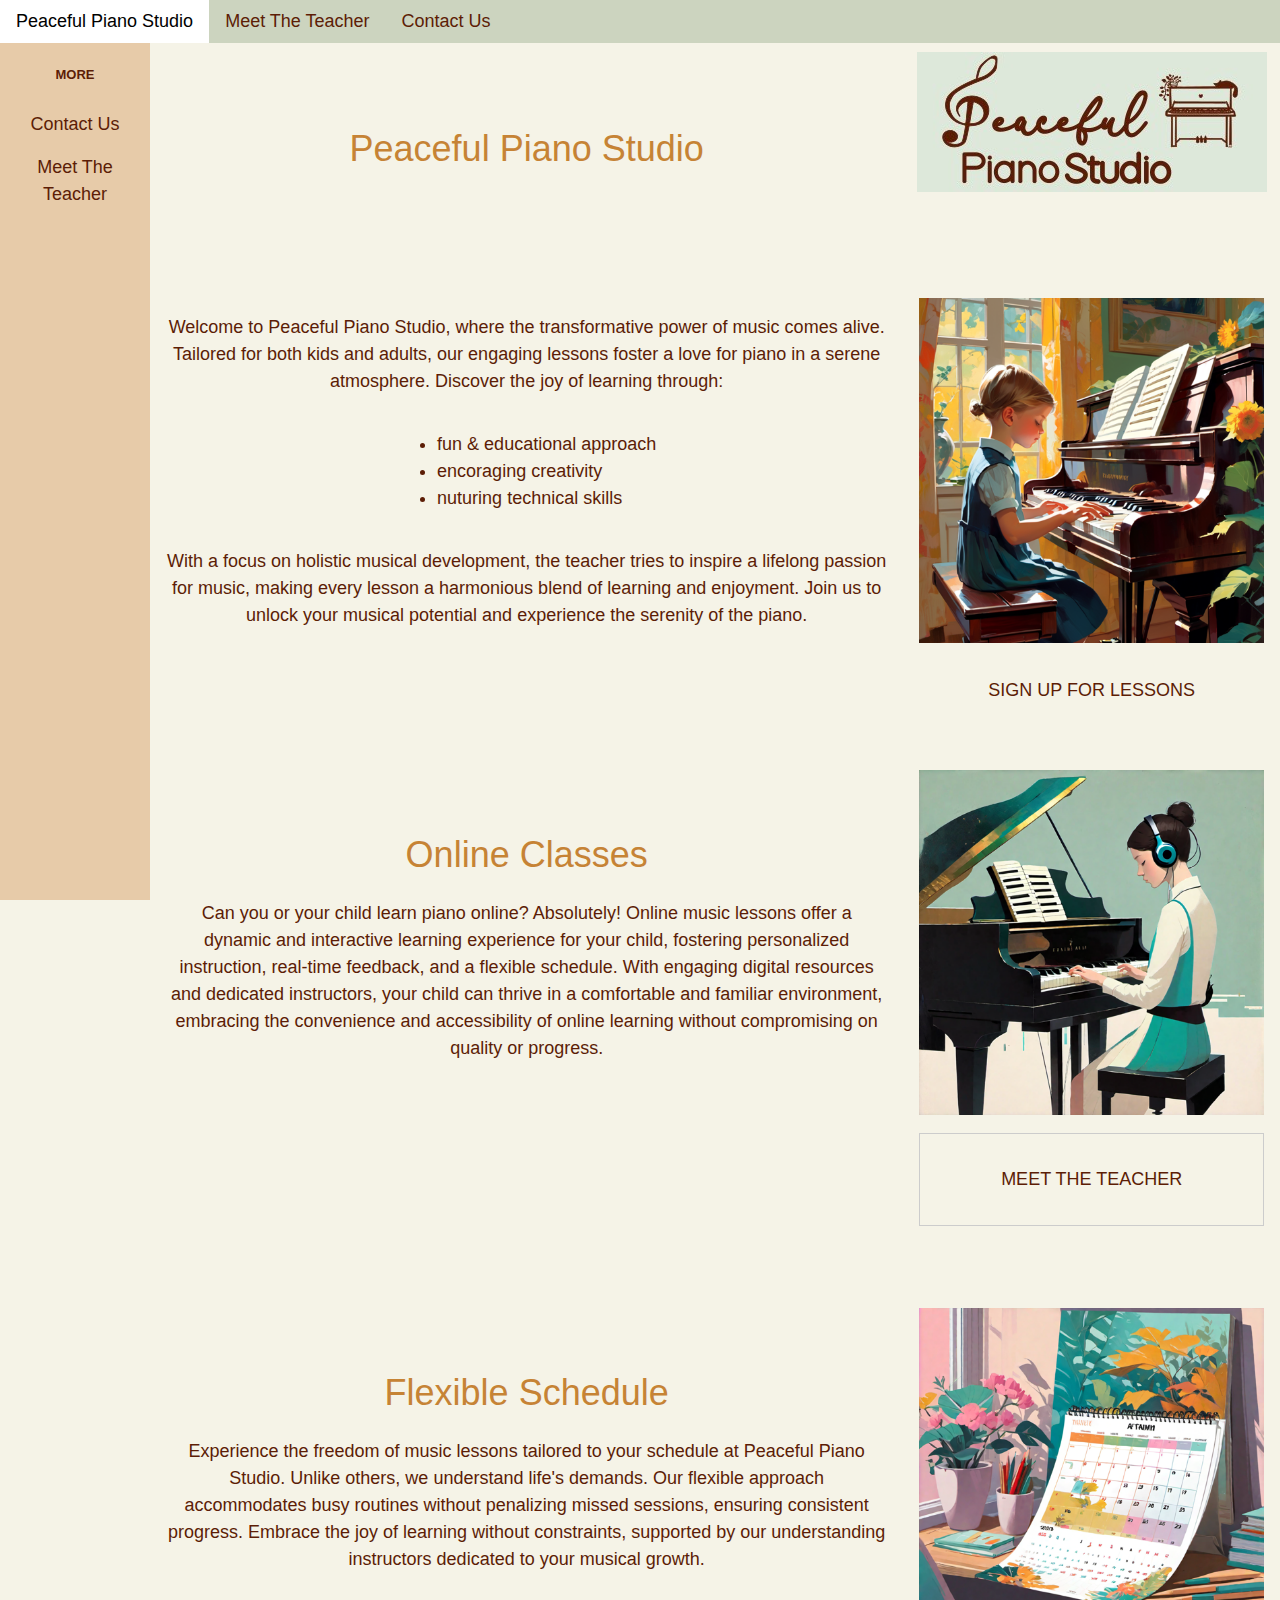
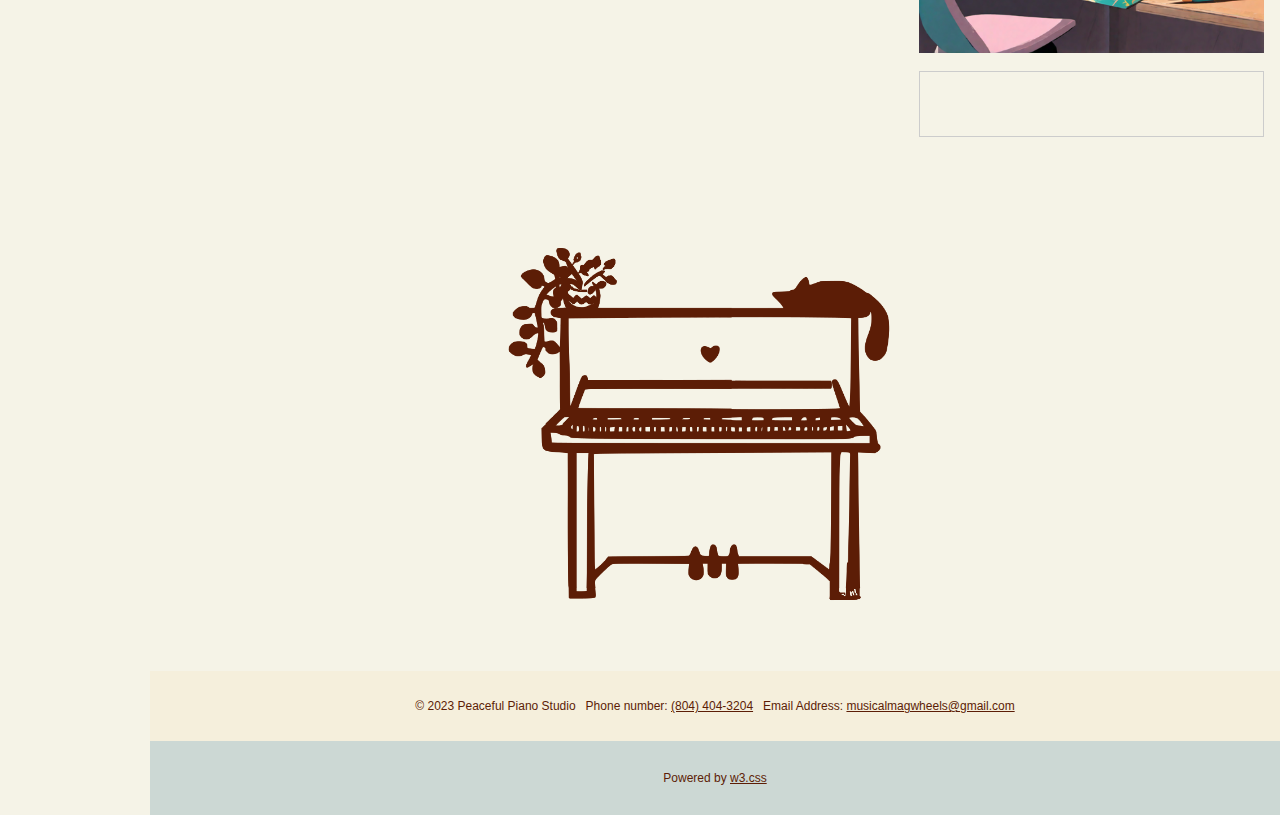
<file: index.html>
<!DOCTYPE html>
<html lang="en">
<head>
<title>Peaceful Piano Studio - Home</title>
<meta charset="UTF-8">
<meta name="viewport" content="width=device-width, initial-scale=1">
<link rel="stylesheet" href="https://www.w3schools.com/w3css/4/w3.css">
<link rel="stylesheet" href="https://www.w3schools.com/lib/w3-theme-black.css">
<link rel="stylesheet" href="https://cdnjs.cloudflare.com/ajax/libs/font-awesome/4.7.0/css/font-awesome.min.css"> 
<link rel="stylesheet" href="stylesheet.css">
<link rel="stylesheet" href="mystyle.css">
<style>

.w3-sidebar {
  z-index: 3;
  width: 250px;
  top: 43px;
  bottom: 0;
  height: inherit;
  
}
</style>
</head>


<body style="color: #5C1D06;">

<!-- Navbar -->
<div class="w3-top" id="topBar">
  <div class="w3-bar w3-top w3-left-align w3-large">
    <a class="w3-bar-item w3-button w3-right w3-hide-large w3-hover-white w3-large" href="javascript:void(0)" onclick="w3_open()"><i class="fa fa-bars"></i></a>
    <a href="index.html" class="w3-bar-item w3-button w3-hide-small w3-hover-white" id="Digory">Peaceful Piano Studio</a>
    <a href="MeetTheTeacher.html" class="w3-bar-item w3-button w3-hide-small w3-hide-medium w3-hover-white">Meet The Teacher</a>
    <!--<a href="#" class="w3-bar-item w3-button w3-hide-small w3-hover-white">Values</a> 
    <a href="#" class="w3-bar-item w3-button w3-hide-small w3-hover-white">News</a> -->
    <a href="SignUpForLessons.html" class="w3-bar-item w3-button w3-hover-white">Contact Us</a>
    <a href="#" class="w3-bar-item w3-button w3-hide-small w3-hide-medium w3-hover-white"></a>
    <a href="#" class="w3-bar-item w3-button w3-hide-small w3-hide-medium w3-hover-white"></a>
  </div>
</div>

<!-- Sidebar -->
<nav class="w3-sidebar w3-bar-block w3-collapse w3-large w3-animate-left w3-padding-small w3-center" id="mySidebar">
  <a href="javascript:void(0)" onclick="w3_close()" class="w3-right w3-xlarge w3-padding-small w3-hover-white w3-hide-large" title="Close Menu">
    <i class="fa fa-remove"></i>
  </a> 
  <!-- Sidebar Logo -->
  <a href="D:\Web Dev\Peaceful Piano Studio Website\index.html"><div class="w3-hide-large"><img id="logo" src="greenlogosquare300x300px.png" alt="Sunny Piano Lesson"></div></a>
  <h4 class="w3-bar-item"><b>MORE</b></h4>
  <a class="w3-bar-item w3-button w3-hover-white" href="SignUpForLessons.html">Contact Us</a>
  <a class="w3-bar-item w3-button w3-hover-white" href="MeetTheTeacher.html">Meet The Teacher</a>
  <!-- <a class="w3-bar-item w3-button w3-hover-white" href="#">Documents</a>
  <a class="w3-bar-item w3-button w3-hover-white" href="#">Piano Methods</a>
  <a class="w3-bar-item w3-button w3-hover-white" href="#">Studio Policy</a>-->
</nav>

<!-- Overlay effect when opening sidebar on small screens -->
<div class="w3-overlay w3-hide-large" onclick="w3_close()" style="cursor:pointer" title="close side menu" id="myOverlay"></div>

<!-- Main content: shift it to the right by 250 pixels when the sidebar is visible -->
<div  id="space" style="margin-left:150px" class="w3-rest w3-hide-small w3-hide-medium" >
  <div class="w3-padding-32 w3-margin-top ">
    <div class="w3-twothird w3-container">
      <!-- Dissapearing top space -->
      <h1 id="Digory2" class="w3-text w3-padding-64">Peaceful Piano Studio</h1>
    </div>
    <!-- Wide Logo -->
    <div id="wideLogo" class="w3-third w3-padding-small">
      <img  src="PPS Logo 2 brown 350 x140px .png" style="max-width: 100%; height: auto; size: float;" alt="Wide Logo">
    </div>
  </div>
</div>
<!-- First container -->
<div class="w3-main" style="margin-left:150px">
  <div class="w3-row w3-padding-32 w3-margin-top">
    <div class="w3-twothird w3-container">
      <h1 class="w3-text w3-hide-large w3-padding-32">Peaceful Piano</h1>
      <p class="w3-margin-top">Welcome to Peaceful Piano Studio, where the transformative power of music comes alive. Tailored for both kids and adults, our engaging lessons foster a love for piano in a serene atmosphere. Discover the joy of learning through: </p>
        <ul> 
          <li>fun & educational approach</li> 
          <li>encoraging creativity</li> 
          <li>nuturing technical skills</li>
        </ul> <br>
       <p> With a focus on holistic musical development, the teacher tries to inspire a lifelong passion for music, making every lesson a harmonious blend of learning and enjoyment. Join us to unlock your musical potential and experience the serenity of the piano.</p>
    </div>
    <!-- Picture -->
    <div class="w3-third w3-container">
      <img id="sunny" src="Aigeneratedlesson.png" style="max-width: 100%; height: auto; size: float;" alt="Sunny Piano Lesson">
      <a style="text-decoration: none;" href="SignUpForLessons.html"><p class="w3-hover-white w3-padding-large w3-padding-16 w3-center">SIGN UP FOR LESSONS</p></a>
    </div>
  </div>
<!-- Second Container -->
  <div class="w3-row">
    <div class="w3-twothird w3-container w3-padding-32 w3-margin-top w3-margin-bottom">
      <h1 class="w3-text">Online Classes</h1>
      <p>Can you or your child learn piano online? Absolutely! Online music lessons offer a dynamic and interactive learning experience for your child, fostering personalized instruction, real-time feedback, and a flexible schedule. With engaging digital resources and dedicated instructors, your child can thrive in a comfortable and familiar environment, embracing the convenience and accessibility of online learning without compromising on quality or progress.</p>
    </div>
    <!-- Second Image -->
    <div class="w3-third w3-container">
      <img id="sunny" src="PlayingwithHeadphones.png" style="max-width: 100%; height: auto; size: float;" alt="Woman Playing Piano With Headphones">
      <a style="text-decoration: none;" href="MeetTheTeacher.html"><p class="w3-hover-white w3-border w3-padding-large w3-padding-32 w3-center">MEET THE TEACHER</p></a>
    </div>
  </div>

  <div class="w3-row w3-padding-64">
    <div class="w3-twothird w3-container w3-padding-32 w3-margin-top w3-margin-bottom">
      <h1 class="w3-text">Flexible Schedule</h1>
      <p>
        Experience the freedom of music lessons tailored to your schedule at Peaceful Piano Studio. Unlike others, we understand life's demands. Our flexible approach accommodates busy routines without penalizing missed sessions, ensuring consistent progress. Embrace the joy of learning without constraints, supported by our understanding instructors dedicated to your musical growth.</p>
    </div>
    <div class="w3-third w3-container">
      <img id="sunny" src="PastelCalender.png" style="max-width: 100%; height: auto; size: float;" alt="Pastel Colored Calendar">
      <p class="w3-hover-white w3-border w3-padding-large w3-padding-32 w3-center"><!-- STUDIO POLICY--></p>
    </div>
  </div>
<!-- Footer Image -->
  <div>
    <img src="CozyPianoIconTransparentBrown.png" style="max-width: 50%; height: auto; size: float;" alt="Cozy Piano Image">
</div>

  <!-- Pagination 
  <div class="w3-center w3-padding-32">
    <div class="w3-bar">
      <a class="w3-button w3-white" href="#">1</a>
      <a class="w3-button w3-hover-white" href="#">2</a>
      <a class="w3-button w3-hover-white" href="#">3</a>
      <a class="w3-button w3-hover-white" href="#">4</a>
      <a class="w3-button w3-hover-white" href="#">5</a>
      <a class="w3-button w3-hover-white" href="#">»</a>
    </div>
  </div> -->
  
  <footer id="myFooter">
    <div class="w3-container w3-padding-16 w3-center">
      <h5 class="w3-small">&#169; 2023 Peaceful Piano Studio 
        &nbsp;&nbsp;Phone number: <a href="tel:804-404-3204">(804) 404-3204</a> 
        &nbsp;&nbsp;Email Address: <a href="mailto:musicalmagwheels@gmail.com?subject=Contacting%20About%20Piano%20Lessons">musicalmagwheels@gmail.com</a></h5>
    </div></footer>
    <div class="w3-container-2 w3-padding-16 w3-center" id="myFootertwo">
      <p class="w3-small">Powered by <a href="https://www.w3schools.com/w3css/default.asp" target="_blank">w3.css</a></p>
    </div>


<!-- END MAIN -->
</div>

<script>
// Get the Sidebar
var mySidebar = document.getElementById("mySidebar");

// Get the DIV with overlay effect
var overlayBg = document.getElementById("myOverlay");

// Toggle between showing and hiding the sidebar, and add overlay effect
function w3_open() {
  if (mySidebar.style.display === 'block') {
    mySidebar.style.display = 'none';
    overlayBg.style.display = "none";
  } else {
    mySidebar.style.display = 'block';
    overlayBg.style.display = "block";
  }
}

// Close the sidebar with the close button
function w3_close() {
  mySidebar.style.display = "none";
  overlayBg.style.display = "none";
}
</script>

</body>
</html>
</file>
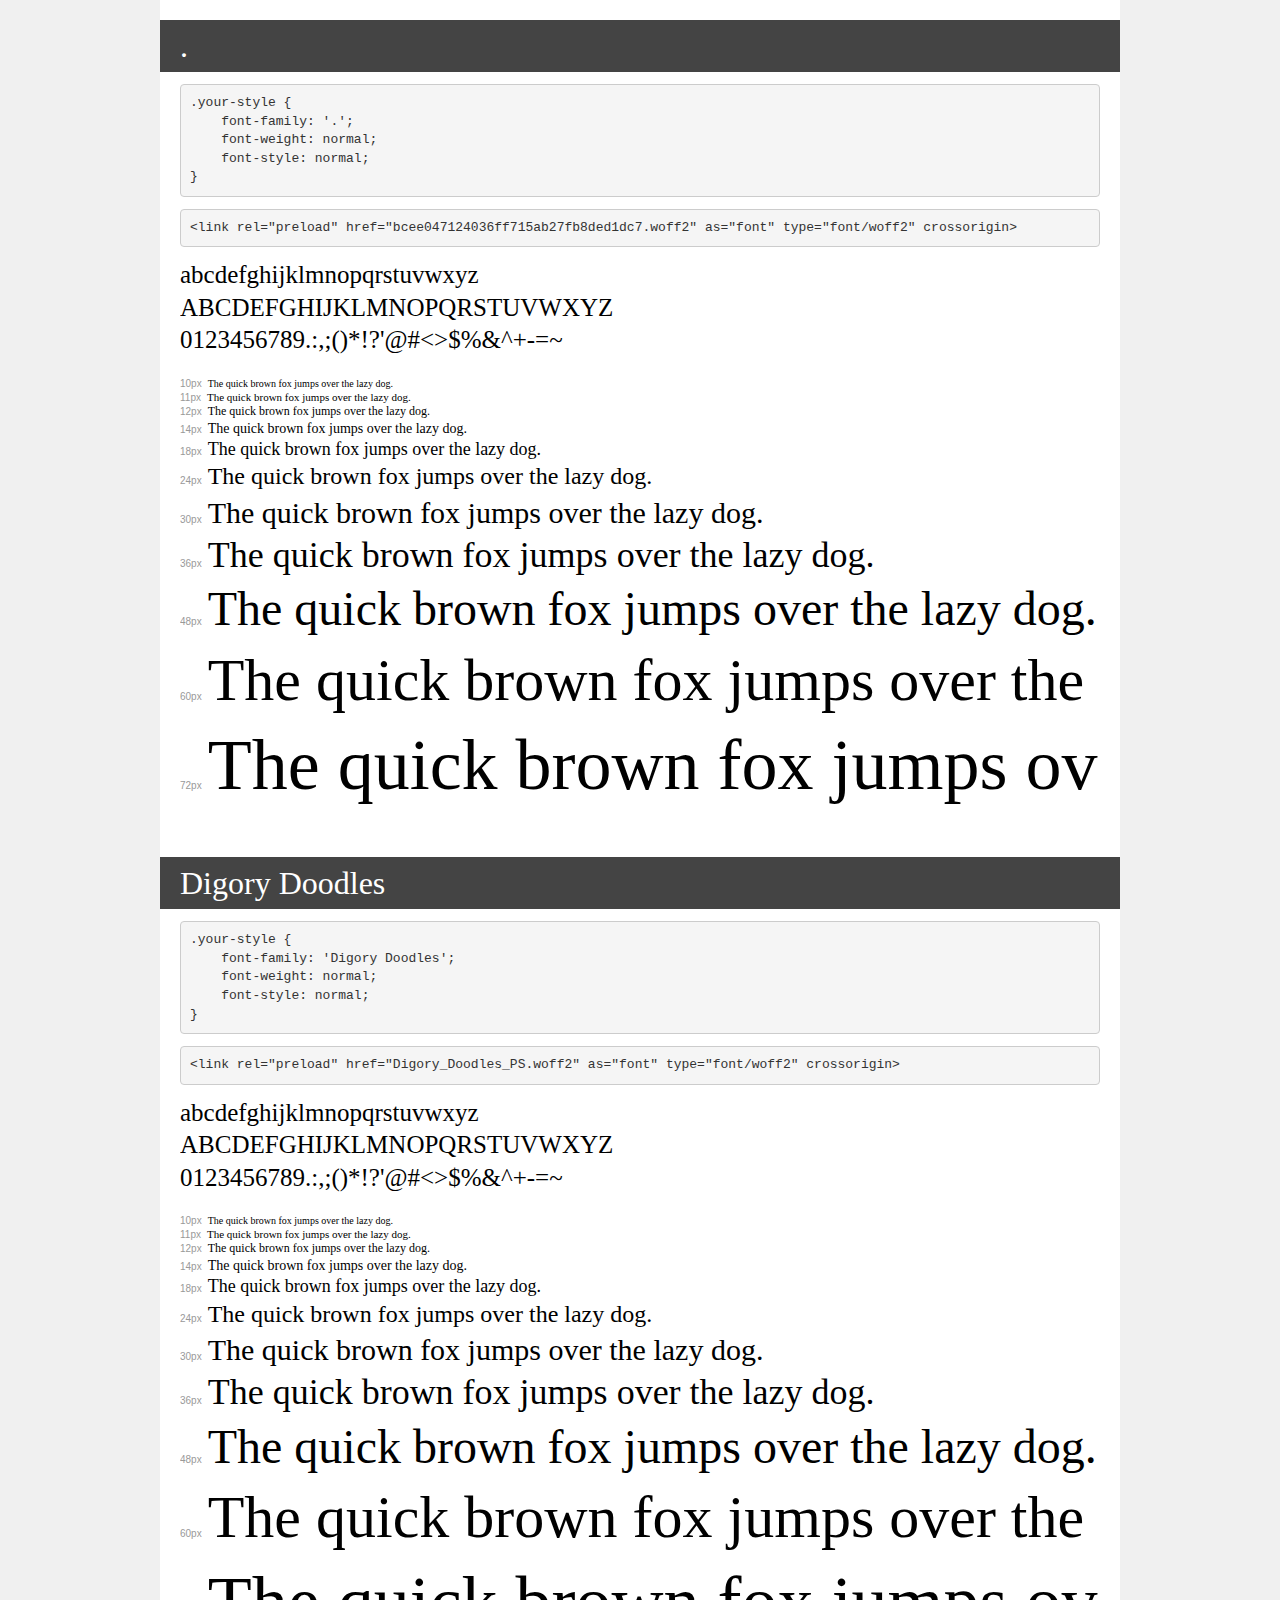
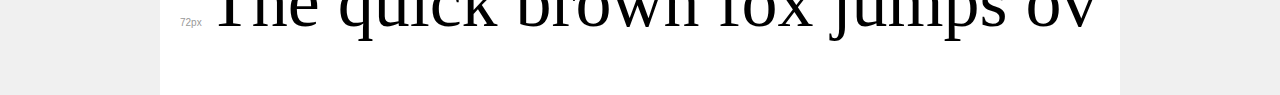
<file: demo.html>
<!DOCTYPE html>
<html lang="en">
<head>
    <meta charset="utf-8">
    <meta http-equiv="X-UA-Compatible" content="IE=edge">
    <meta name="viewport" content="width=device-width, initial-scale=1">
    <meta name="robots" content="noindex, noarchive">
    <meta name="format-detection" content="telephone=no">
    <title>Transfonter demo</title>
    <link href="stylesheet.css" rel="stylesheet">
    <style>
        /*
        http://meyerweb.com/eric/tools/css/reset/
        v2.0 | 20110126
        License: none (public domain)
        */
        html, body, div, span, applet, object, iframe,
        h1, h2, h3, h4, h5, h6, p, blockquote, pre,
        a, abbr, acronym, address, big, cite, code,
        del, dfn, em, img, ins, kbd, q, s, samp,
        small, strike, strong, sub, sup, tt, var,
        b, u, i, center,
        dl, dt, dd, ol, ul, li,
        fieldset, form, label, legend,
        table, caption, tbody, tfoot, thead, tr, th, td,
        article, aside, canvas, details, embed,
        figure, figcaption, footer, header, hgroup,
        menu, nav, output, ruby, section, summary,
        time, mark, audio, video {
            margin: 0;
            padding: 0;
            border: 0;
            font-size: 100%;
            font: inherit;
            vertical-align: baseline;
        }
        /* HTML5 display-role reset for older browsers */
        article, aside, details, figcaption, figure,
        footer, header, hgroup, menu, nav, section {
            display: block;
        }
        body {
            line-height: 1;
        }
        ol, ul {
            list-style: none;
        }
        blockquote, q {
            quotes: none;
        }
        blockquote:before, blockquote:after,
        q:before, q:after {
            content: '';
            content: none;
        }
        table {
            border-collapse: collapse;
            border-spacing: 0;
        }
        /* demo styles */
        body {
            background: #f0f0f0;
            color: #000;
        }
        .page {
            background: #fff;
            width: 920px;
            margin: 0 auto;
            padding: 20px 20px 0 20px;
            overflow: hidden;
        }
        .font-container {
            overflow-x: auto;
            overflow-y: hidden;
            margin-bottom: 40px;
            line-height: 1.3;
            white-space: nowrap;
            padding-bottom: 5px;
        }
        h1 {
            position: relative;
            background: #444;
            font-size: 32px;
            color: #fff;
            padding: 10px 20px;
            margin: 0 -20px 12px -20px;
        }
        .letters {
            font-size: 25px;
            margin-bottom: 20px;
        }
        .s10:before {
            content: '10px';
        }
        .s11:before {
            content: '11px';
        }
        .s12:before {
            content: '12px';
        }
        .s14:before {
            content: '14px';
        }
        .s18:before {
            content: '18px';
        }
        .s24:before {
            content: '24px';
        }
        .s30:before {
            content: '30px';
        }
        .s36:before {
            content: '36px';
        }
        .s48:before {
            content: '48px';
        }
        .s60:before {
            content: '60px';
        }
        .s72:before {
            content: '72px';
        }
        .s10:before, .s11:before, .s12:before, .s14:before,
        .s18:before, .s24:before, .s30:before, .s36:before,
        .s48:before, .s60:before, .s72:before {
            font-family: Arial, sans-serif;
            font-size: 10px;
            font-weight: normal;
            font-style: normal;
            color: #999;
            padding-right: 6px;
        }
        pre {
            display: block;
            padding: 9px;
            margin: 0 0 12px;
            font-family: Monaco, Menlo, Consolas, "Courier New", monospace;
            font-size: 13px;
            line-height: 1.428571429;
            color: #333;
            font-weight: normal;
            font-style: normal;
            background-color: #f5f5f5;
            border: 1px solid #ccc;
            overflow-x: auto;
            border-radius: 4px;
        }
        /* responsive */
        @media (max-width: 959px) {
            .page {
                width: auto;
                margin: 0;
            }
        }
    </style>
</head>
<body>
<div class="page">
    <div class="demo">
        <h1 style="font-family: '.'; font-weight: normal; font-style: normal;">.</h1>
        <pre title="Usage">.your-style {
    font-family: '.';
    font-weight: normal;
    font-style: normal;
}</pre>
        <pre title="Preload (optional)">
&lt;link rel=&quot;preload&quot; href=&quot;bcee047124036ff715ab27fb8ded1dc7.woff2&quot; as=&quot;font&quot; type=&quot;font/woff2&quot; crossorigin&gt;</pre>
        <div class="font-container" style="font-family: '.'; font-weight: normal; font-style: normal;">
            <p class="letters">
                abcdefghijklmnopqrstuvwxyz<br>
ABCDEFGHIJKLMNOPQRSTUVWXYZ<br>
                0123456789.:,;()*!?'@#&lt;&gt;$%&^+-=~
            </p>
            <p class="s10" style="font-size: 10px;">The quick brown fox jumps over the lazy dog.</p>
            <p class="s11" style="font-size: 11px;">The quick brown fox jumps over the lazy dog.</p>
            <p class="s12" style="font-size: 12px;">The quick brown fox jumps over the lazy dog.</p>
            <p class="s14" style="font-size: 14px;">The quick brown fox jumps over the lazy dog.</p>
            <p class="s18" style="font-size: 18px;">The quick brown fox jumps over the lazy dog.</p>
            <p class="s24" style="font-size: 24px;">The quick brown fox jumps over the lazy dog.</p>
            <p class="s30" style="font-size: 30px;">The quick brown fox jumps over the lazy dog.</p>
            <p class="s36" style="font-size: 36px;">The quick brown fox jumps over the lazy dog.</p>
            <p class="s48" style="font-size: 48px;">The quick brown fox jumps over the lazy dog.</p>
            <p class="s60" style="font-size: 60px;">The quick brown fox jumps over the lazy dog.</p>
            <p class="s72" style="font-size: 72px;">The quick brown fox jumps over the lazy dog.</p>
        </div>
    </div>

    <div class="demo">
        <h1 style="font-family: 'Digory Doodles'; font-weight: normal; font-style: normal;">Digory Doodles</h1>
        <pre title="Usage">.your-style {
    font-family: 'Digory Doodles';
    font-weight: normal;
    font-style: normal;
}</pre>
        <pre title="Preload (optional)">
&lt;link rel=&quot;preload&quot; href=&quot;Digory_Doodles_PS.woff2&quot; as=&quot;font&quot; type=&quot;font/woff2&quot; crossorigin&gt;</pre>
        <div class="font-container" style="font-family: 'Digory Doodles'; font-weight: normal; font-style: normal;">
            <p class="letters">
                abcdefghijklmnopqrstuvwxyz<br>
ABCDEFGHIJKLMNOPQRSTUVWXYZ<br>
                0123456789.:,;()*!?'@#&lt;&gt;$%&^+-=~
            </p>
            <p class="s10" style="font-size: 10px;">The quick brown fox jumps over the lazy dog.</p>
            <p class="s11" style="font-size: 11px;">The quick brown fox jumps over the lazy dog.</p>
            <p class="s12" style="font-size: 12px;">The quick brown fox jumps over the lazy dog.</p>
            <p class="s14" style="font-size: 14px;">The quick brown fox jumps over the lazy dog.</p>
            <p class="s18" style="font-size: 18px;">The quick brown fox jumps over the lazy dog.</p>
            <p class="s24" style="font-size: 24px;">The quick brown fox jumps over the lazy dog.</p>
            <p class="s30" style="font-size: 30px;">The quick brown fox jumps over the lazy dog.</p>
            <p class="s36" style="font-size: 36px;">The quick brown fox jumps over the lazy dog.</p>
            <p class="s48" style="font-size: 48px;">The quick brown fox jumps over the lazy dog.</p>
            <p class="s60" style="font-size: 60px;">The quick brown fox jumps over the lazy dog.</p>
            <p class="s72" style="font-size: 72px;">The quick brown fox jumps over the lazy dog.</p>
        </div>
    </div>

</div>
</body>
</html>
</file>
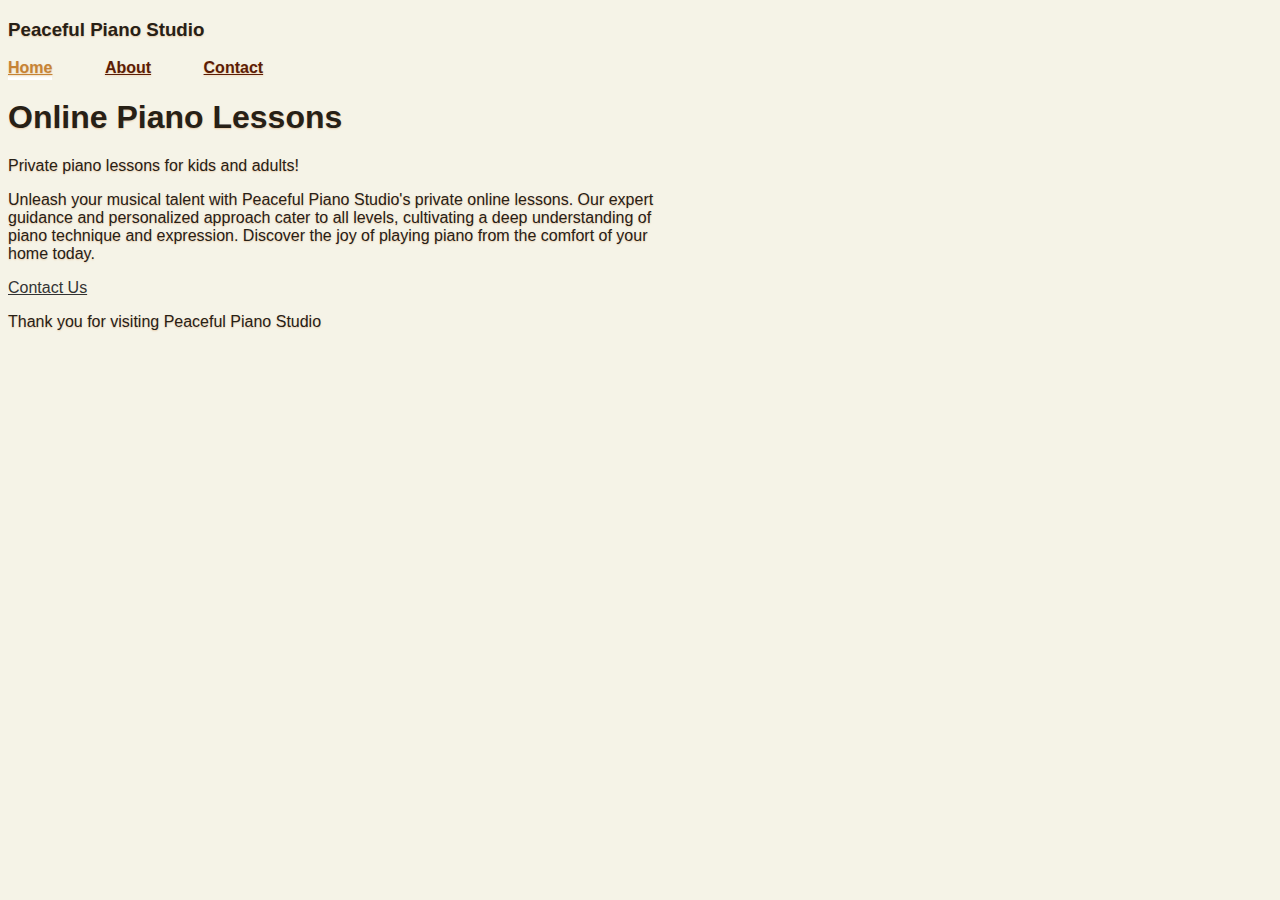
<file: Homepage.html>
<!doctype html>
<html lang="en">
  <head>
    <meta charset="utf-8">
    <meta name="viewport" content="width=device-width, initial-scale=1">
    <link href="https://cdn.jsdelivr.net/npm/bootstrap@5.0.2/dist/css/bootstrap.min.css" rel="stylesheet" integrity="sha384-EVSTQN3/azprG1Anm3QDgpJLIm9Nao0Yz1ztcQTwFspd3yD65VohhpuuCOmLASjC" crossorigin="anonymous">
     <!-- Favicons -->
<link rel="apple-touch-icon" href="/docs/5.0/assets/img/favicons/apple-touch-icon.png" sizes="180x180">
<link rel="icon" href="/docs/5.0/assets/img/favicons/favicon-32x32.png" sizes="32x32" type="image/png">
<link rel="icon" href="/docs/5.0/assets/img/favicons/favicon-16x16.png" sizes="16x16" type="image/png">
<link rel="manifest" href="/docs/5.0/assets/img/favicons/manifest.json">
<link rel="mask-icon" href="/docs/5.0/assets/img/favicons/safari-pinned-tab.svg" color="#7952b3">
<link rel="icon" href="/docs/5.0/assets/img/favicons/favicon.ico">
<meta name="theme-color" content="#7952b3">
    <title>Welcome to Peaceful Piano Studio</title>
  </head>
    <style>
      .bd-placeholder-img {
        font-size: 1.125rem;
        text-anchor: middle;
        -webkit-user-select: none;
        -moz-user-select: none;
        user-select: none;
      }
      @media (min-width: 768px) {
        .bd-placeholder-img-lg {
          font-size: 3.5rem;
        }
      }
    </style>
    <link href="homepage.css" rel="stylesheet">
  </head>
<body class="d-flex h-100 text-center">
<div class="cover-container d-flex w-100 h-100 p-3 mx-auto flex-column">

  <header class="mb-auto">
    <div>
      <h3 class="float-md-start mb-1">Peaceful Piano Studio</h3>
      <nav class="nav nav-masthead justify-content-center float-md-end">
        <a class="nav-link active" aria-current="page" href="#">Home</a>
        <a class="nav-link" href="#">About</a>
        <a class="nav-link" href="#">Contact</a>
      </nav>
    </div>
  </header>

  <main class="px-3">
    <h1>Online Piano Lessons</h1>
    <p class="small">Private piano lessons for kids and adults!</p>
    <p class="lead">Unleash your musical talent with Peaceful Piano Studio's private online lessons. Our expert guidance and personalized approach cater to all levels, cultivating a deep understanding of piano technique and expression. Discover the joy of playing piano from the comfort of your home today.</p>
    <p class="lead">
      <a href="#" class="btn btn-lg btn-secondary fw-bold border-white bg-white">Contact Us</a>
    </p>

  </main>

  <footer class="mt-auto text-50">Thank you for visiting Peaceful Piano Studio</footer>
</div>
    <script src="https://cdn.jsdelivr.net/npm/@popperjs/core@2.9.2/dist/umd/popper.min.js" integrity="sha384-IQsoLXl5PILFhosVNubq5LC7Qb9DXgDA9i+tQ8Zj3iwWAwPtgFTxbJ8NT4GN1R8p" crossorigin="anonymous"></script>
    <script src="https://cdn.jsdelivr.net/npm/bootstrap@5.0.2/dist/js/bootstrap.min.js" integrity="sha384-cVKIPhGWiC2Al4u+LWgxfKTRIcfu0JTxR+EQDz/bgldoEyl4H0zUF0QKbrJ0EcQF" crossorigin="anonymous"></script>
</body>
</html>
</file>
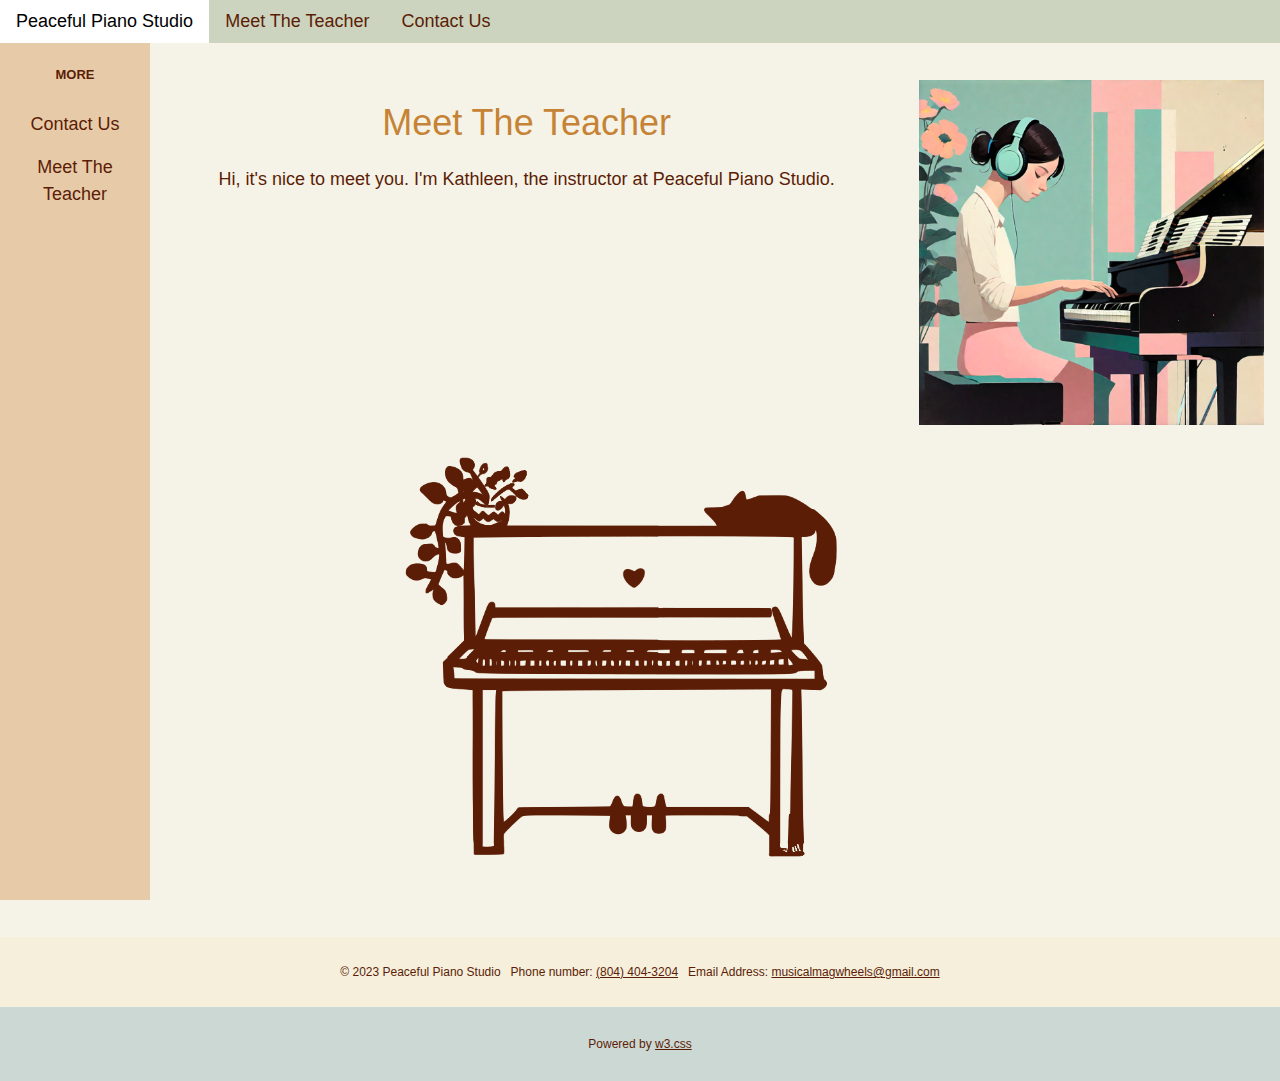
<file: MeetTheTeacher.html>
<!DOCTYPE html>
<html lang="en">
<head>
<title>Peaceful Piano Studio - Sign Up For Lessons</title>
<meta charset="UTF-8">
<meta name="viewport" content="width=device-width, initial-scale=1">
<link rel="stylesheet" href="https://www.w3schools.com/w3css/4/w3.css">
<link rel="stylesheet" href="https://www.w3schools.com/lib/w3-theme-black.css">
<link rel="stylesheet" href="https://cdnjs.cloudflare.com/ajax/libs/font-awesome/4.7.0/css/font-awesome.min.css"> 
<link rel="stylesheet" href="stylesheet.css">
<link rel="stylesheet" href="mystyle.css">
<style>

.w3-sidebar {
  z-index: 3;
  width: 250px;
  top: 43px;
  bottom: 0;
  height: inherit;
  
}
</style>
</head>


<body style="color: #5C1D06;">

<!-- Navbar -->
<div class="w3-top" id="topBar">
  <div class="w3-bar w3-top w3-left-align w3-large">
    <a class="w3-bar-item w3-button w3-right w3-hide-large w3-hover-white w3-large" href="javascript:void(0)" onclick="w3_open()"><i class="fa fa-bars"></i></a>
    <a href="index.html" class="w3-bar-item w3-button w3-hide-small w3-hover-white" id="Digory">Peaceful Piano Studio</a>
    <a href="MeetTheTeacher.html" class="w3-bar-item w3-button w3-hide-small w3-hide-medium w3-hover-white">Meet The Teacher</a>
    <!--<a href="#" class="w3-bar-item w3-button w3-hide-small w3-hover-white">Values</a> 
    <a href="#" class="w3-bar-item w3-button w3-hide-small w3-hover-white">News</a> -->
    <a href="SignUpForLessons.html" class="w3-bar-item w3-button w3-hover-white">Contact Us</a>
    <a href="#" class="w3-bar-item w3-button w3-hide-small w3-hide-medium w3-hover-white"></a>
    <a href="#" class="w3-bar-item w3-button w3-hide-small w3-hide-medium w3-hover-white"></a>
  </div>
</div>

<!-- Sidebar -->
<nav class="w3-sidebar w3-bar-block w3-collapse w3-large w3-animate-left w3-padding-small w3-center" id="mySidebar">
  <a href="javascript:void(0)" onclick="w3_close()" class="w3-right w3-xlarge w3-padding-small w3-hover-white w3-hide-large" title="Close Menu">
    <i class="fa fa-remove"></i>
  </a> 
  <!-- Sidebar Logo -->
  <a href="index.html"><div class="w3-hide-large"><img id="logo" src="greenlogosquare300x300px.png" alt="Sunny Piano Lesson"></div></a>
  <h4 class="w3-bar-item"><b>MORE</b></h4>
  <a class="w3-bar-item w3-button w3-hover-white" href="SignUpForLessons.html">Contact Us</a>
  <a class="w3-bar-item w3-button w3-hover-white" href="MeetTheTeacher.html">Meet The Teacher</a>
  <!-- <a class="w3-bar-item w3-button w3-hover-white" href="#">Documents</a>
  <a class="w3-bar-item w3-button w3-hover-white" href="#">Piano Methods</a>
  <a class="w3-bar-item w3-button w3-hover-white" href="#">Studio Policy</a>-->
</nav>

<!-- Overlay effect when opening sidebar on small screens -->
<div class="w3-overlay w3-hide-large" onclick="w3_close()" style="cursor:pointer" title="close side menu" id="myOverlay"></div>

<!-- Main content: shift it to the right by 250 pixels when the sidebar is visible -->
<div  id="space" style="margin-left:150px" class="w3-main" >
    <div class="w3-padding-64 w3-margin-top w3-margin-bottom"> 
        <div class="w3-twothird w3-container">
        <h1 class="w3-text w3-margin-top ">Meet The Teacher</h1>
        <p class="w3-margin-top">Hi, it's nice to meet you. I'm Kathleen, the instructor at Peaceful Piano Studio.</p>
        </div>
        <div class="w3-third w3-container">
            <img src="8-vWV7XqfREGXt7tU.png" style="max-width: 100%; height: auto; size: float;" alt="Image Of Teacher Kathleen">
        </div>
    </div>
</div>

<!-- Footer Image -->
  <div>
    <img src="CozyPianoIconTransparentBrown.png" style="max-width: 50%; height: auto; size: float;" alt="Cozy Piano Image">
</div>

  <!-- Pagination 
  <div class="w3-center w3-padding-32">
    <div class="w3-bar">
      <a class="w3-button w3-white" href="#">1</a>
      <a class="w3-button w3-hover-white" href="#">2</a>
      <a class="w3-button w3-hover-white" href="#">3</a>
      <a class="w3-button w3-hover-white" href="#">4</a>
      <a class="w3-button w3-hover-white" href="#">5</a>
      <a class="w3-button w3-hover-white" href="#">»</a>
    </div>
  </div> -->
  
  <footer id="myFooter">
    <div class="w3-container w3-padding-16 w3-center">
      <h5 class="w3-small">&#169; 2023 Peaceful Piano Studio 
        &nbsp;&nbsp;Phone number: <a href="tel:804-404-3204">(804) 404-3204</a> 
        &nbsp;&nbsp;Email Address: <a href="mailto:musicalmagwheels@gmail.com?subject=Contacting%20About%20Piano%20Lessons">musicalmagwheels@gmail.com</a></h5>
    </div></footer>
    <div class="w3-container-2 w3-padding-16 w3-center" id="myFootertwo">
      <p class="w3-small">Powered by <a href="https://www.w3schools.com/w3css/default.asp" target="_blank">w3.css</a></p>
    </div>


<!-- END MAIN -->
</div>

<script>
// Get the Sidebar
var mySidebar = document.getElementById("mySidebar");

// Get the DIV with overlay effect
var overlayBg = document.getElementById("myOverlay");

// Toggle between showing and hiding the sidebar, and add overlay effect
function w3_open() {
  if (mySidebar.style.display === 'block') {
    mySidebar.style.display = 'none';
    overlayBg.style.display = "none";
  } else {
    mySidebar.style.display = 'block';
    overlayBg.style.display = "block";
  }
}

// Close the sidebar with the close button
function w3_close() {
  mySidebar.style.display = "none";
  overlayBg.style.display = "none";
}
</script>

</body>
</html>
</file>
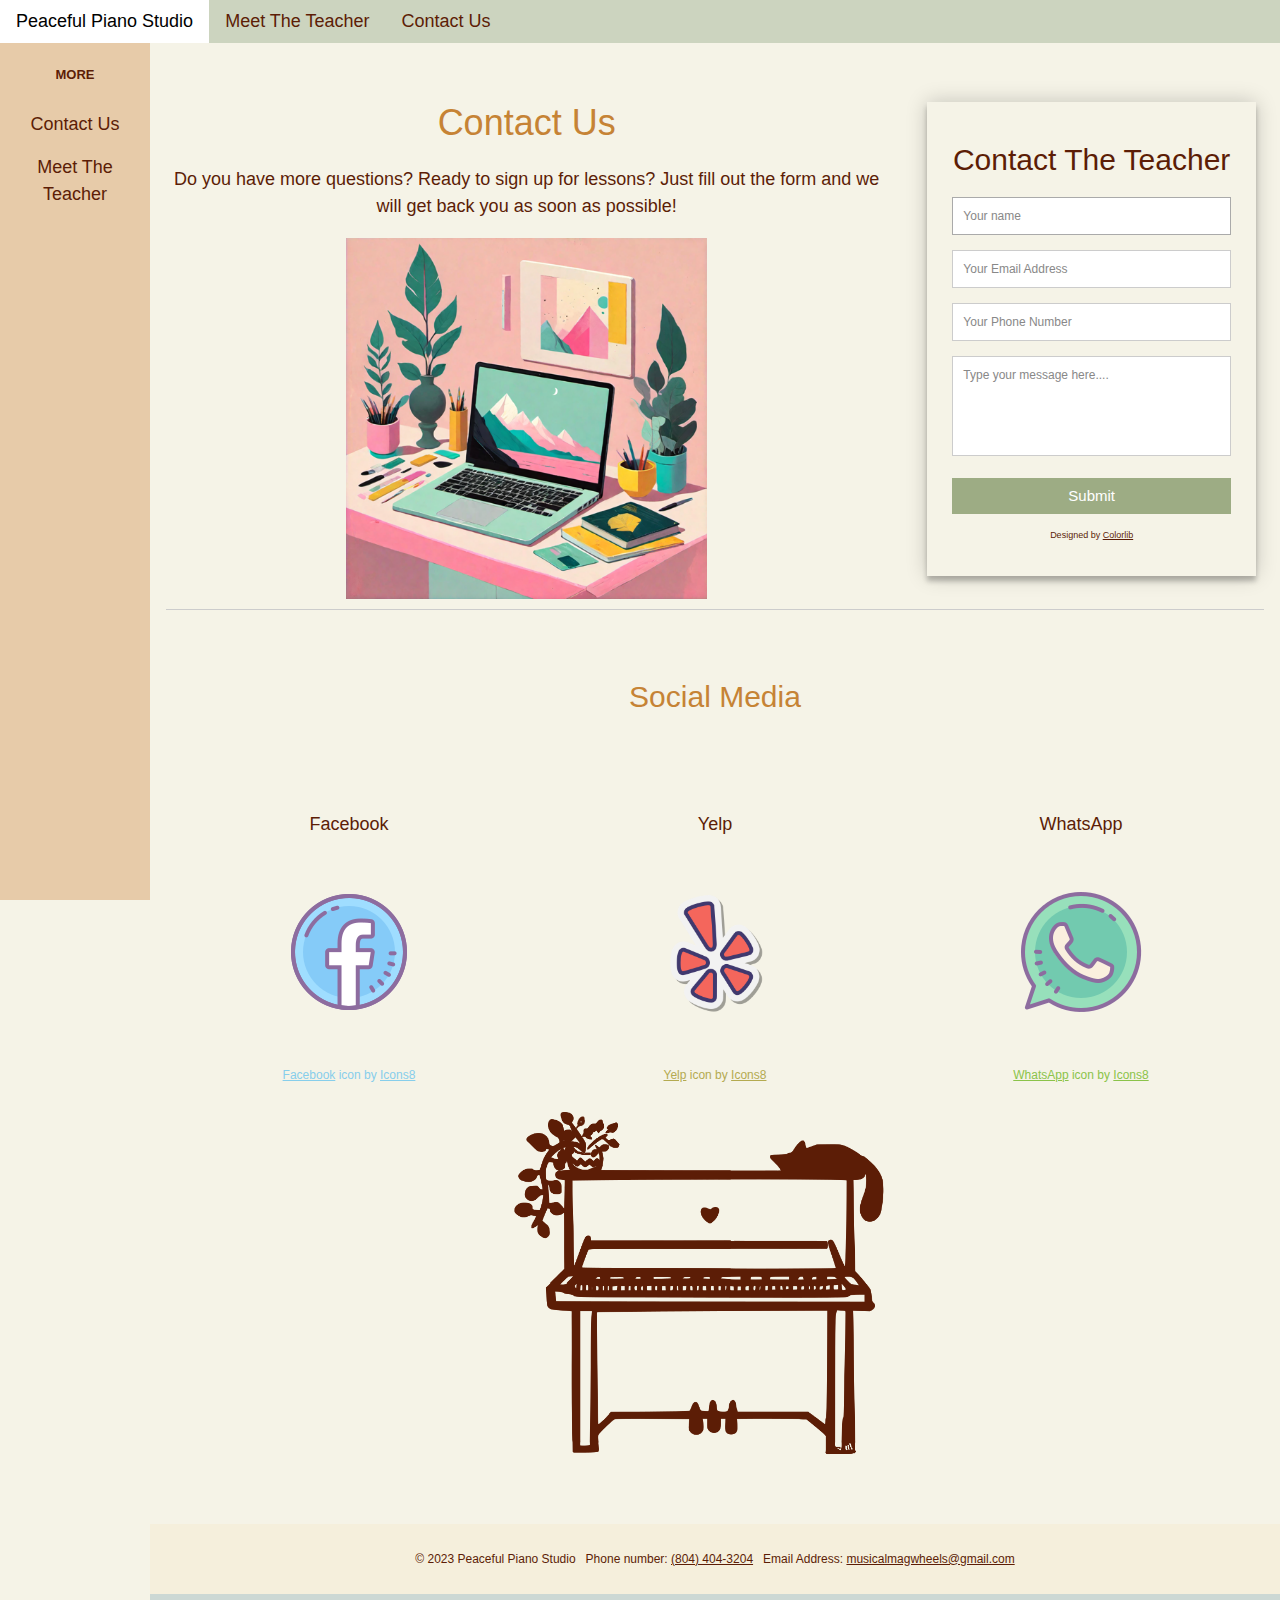
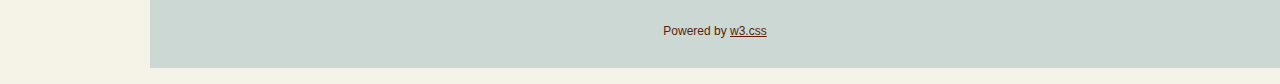
<file: SignUpForLessons.html>
<!DOCTYPE html>
<html lang="en">
<head>
<title>Peaceful Piano Studio - Contact Us</title>
<meta charset="UTF-8">
<meta name="viewport" content="width=device-width, initial-scale=1">
<link rel="stylesheet" href="https://www.w3schools.com/w3css/4/w3.css">
<link rel="stylesheet" href="https://www.w3schools.com/lib/w3-theme-black.css">
<link rel="stylesheet" href="https://cdnjs.cloudflare.com/ajax/libs/font-awesome/4.7.0/css/font-awesome.min.css"> 
<link rel="stylesheet" href="stylesheet.css">
<link rel="stylesheet" href="mystyle.css">
<style>

.w3-sidebar {
  z-index: 3;
  width: 250px;
  top: 43px;
  bottom: 0;
  height: inherit;
  
}
</style>
</head>


<body style="color: #5C1D06;">

<!-- Navbar -->
<div class="w3-top" id="topBar">
  <div class="w3-bar w3-top w3-left-align w3-large">
    <a class="w3-bar-item w3-button w3-right w3-hide-large w3-hover-white w3-large" href="javascript:void(0)" onclick="w3_open()"><i class="fa fa-bars"></i></a>
    <a href="index.html" class="w3-bar-item w3-button w3-hide-small w3-hover-white" id="Digory">Peaceful Piano Studio</a>
    <a href="MeetTheTeacher.html" class="w3-bar-item w3-button w3-hide-small w3-hide-medium w3-hover-white">Meet The Teacher</a>
    <!--<a href="#" class="w3-bar-item w3-button w3-hide-small w3-hover-white">Values</a> 
    <a href="#" class="w3-bar-item w3-button w3-hide-small w3-hover-white">News</a> -->
    <a href="SignUpForLessons.html" class="w3-bar-item w3-button w3-hover-white">Contact Us</a>
    <a href="#" class="w3-bar-item w3-button w3-hide-small w3-hide-medium w3-hover-white"></a>
    <a href="#" class="w3-bar-item w3-button w3-hide-small w3-hide-medium w3-hover-white"></a>
  </div>
</div>

<!-- Sidebar -->
<nav class="w3-sidebar w3-bar-block w3-collapse w3-large w3-animate-left w3-padding-small w3-center" id="mySidebar">
  <a href="javascript:void(0)" onclick="w3_close()" class="w3-right w3-xlarge w3-padding-small w3-hover-white w3-hide-large" title="Close Menu">
    <i class="fa fa-remove"></i>
  </a> 
  <!-- Sidebar Logo -->
  <a href="index.html"><div class="w3-hide-large"><img id="logo" src="greenlogosquare300x300px.png" alt="Sunny Piano Lesson"></div></a>
  <h4 class="w3-bar-item"><b>MORE</b></h4>
  <a class="w3-bar-item w3-button w3-hover-white" href="SignUpForLessons.html">Contact Us</a>
  <a class="w3-bar-item w3-button w3-hover-white" href="MeetTheTeacher.html">Meet The Teacher</a>
  <!-- <a class="w3-bar-item w3-button w3-hover-white" href="#">Documents</a>
  <a class="w3-bar-item w3-button w3-hover-white" href="#">Piano Methods</a>
  <a class="w3-bar-item w3-button w3-hover-white" href="#">Studio Policy</a>-->
</nav>

<!-- Overlay effect when opening sidebar on small screens -->
<div class="w3-overlay w3-hide-large" onclick="w3_close()" style="cursor:pointer" title="close side menu" id="myOverlay"></div>

<!-- Main content: shift it to the right by 250 pixels when the sidebar is visible -->
<div id="space" style="margin-left:150px" class="w3-main">
    <div class="w3-padding-64 w3-margin-top w3-margin-bottom"> 
        <div class="w3-twothird w3-container">
            <h1 class="w3-text w3-margin-top ">Contact Us</h1>
            <p class="w3-margin-top">Do you have more questions? Ready to sign up for lessons? Just fill out the form and we will get back you as soon as possible!</p>
            <img src="PastelComputer.png" style="max-width: 50%; height: auto; size: float;" alt="Pastel Computer">
        </div>
        <div class="w3-third w3-padding-large">
            <div>  
                <form id="contact" action="" method="post">
                  <h3>Contact The Teacher</h3>
                  <h4></h4>
                  <fieldset>
                    <input placeholder="Your name" type="text" tabindex="1" required autofocus>
                  </fieldset>
                  <fieldset>
                    <input placeholder="Your Email Address" type="email" tabindex="2" required>
                  </fieldset>
                  <fieldset>
                    <input placeholder="Your Phone Number" type="tel" tabindex="3" required>
                  </fieldset>
                  <fieldset>
                    <textarea placeholder="Type your message here...." tabindex="5" required></textarea>
                  </fieldset>
                  <fieldset>
                    <button name="submit" type="submit" id="contact-submit" data-submit="...Sending">Submit</button>
                  </fieldset>
                  <p class="copyright">Designed by <a href="https://colorlib.com" target="_blank" title="Colorlib">Colorlib</a></p>
                </form>
              </div>
            </div>
    </div>
</div>

<div id="space" style="margin-left:150px" class="w3-main">
    <div class="w3-margin-top w3-margin-bottom"> 
        <div class="w3-container">
            <h2 class="w3-padding-64 w3-border-top">Social Media</h2>
            <div class="w3-third w3-container" text><p>Facebook</p>
                <a href="https://www.facebook.com/peacefulpianostudio/"><p class="w3-padding-large w3-padding-32 w3-center"><img id="sunny" src="icons8-facebook-128.png" style="max-width: 100%; height: auto; size: float;" alt="Facebook Icon"></p></a> 
                <small><div class="w3-text-light-blue"><a target="_blank" href="https://icons8.com/icon/uLWV5A9vXIPu/facebook">Facebook</a> icon by <a target="_blank" href="https://icons8.com">Icons8</a></div></small>
            </div>
            <div class="w3-third w3-container"><p>Yelp</p>
                <a href="https://www.yelp.com/biz/peaceful-piano-lessons-richmond"><p class="w3-padding-large w3-padding-32 w3-center"><img id="sunny" src="icons8-yelp-200.png" style="max-width: 80%; max-height: 128px; size: float;" alt="Yelp Icon"></p></a>
                <small><div class="w3-text-khaki"><a target="_blank" href="https://icons8.com/icon/a0N83ya5rsUt/yelp">Yelp</a> icon by <a target="_blank" href="https://icons8.com">Icons8</a></div></small>
            </div>
            <div class="w3-third w3-container"><p>WhatsApp</p>
                <a href="https://wa.me/message/SY3APEUUKK5MA1"><p class=" w3-padding-large w3-padding-32 w3-center"><img id="sunny" src="icons8-whatsapp-128.png" style="max-width: 100%; height: auto; size: float;" alt="WhatsApp Icon"></p></a>
                <small><div class="w3-text-light-green"><a target="_blank" href="https://icons8.com/icon/42961/whatsapp">WhatsApp</a> icon by <a target="_blank" href="https://icons8.com">Icons8</a></div></small>
            </div>

<!-- Footer Image -->
<div>
    <img src="CozyPianoIconTransparentBrown.png" style="max-width: 50%; height: auto; size: float;" alt="Cozy Piano Image">
</div>

  <!-- Pagination 
  <div class="w3-center w3-padding-32">
    <div class="w3-bar">
      <a class="w3-button w3-white" href="#">1</a>
      <a class="w3-button w3-hover-white" href="#">2</a>
      <a class="w3-button w3-hover-white" href="#">3</a>
      <a class="w3-button w3-hover-white" href="#">4</a>
      <a class="w3-button w3-hover-white" href="#">5</a>
      <a class="w3-button w3-hover-white" href="#">»</a>
    </div>
  </div> -->
  </div>
  <footer id="myFooter">
    <div class="w3-container w3-padding-16 w3-center">
      <h5 class="w3-small"> &#169; 2023 Peaceful Piano Studio 
        &nbsp;&nbsp;Phone number: <a href="tel:804-404-3204">(804) 404-3204</a> 
        &nbsp;&nbsp;Email Address: <a href="mailto:musicalmagwheels@gmail.com?subject=Contacting%20About%20Piano%20Lessons">musicalmagwheels@gmail.com</a></h5>
    </div></footer>
    <div class="w3-container-2 w3-padding-16 w3-center" id="myFootertwo">
      <p class="w3-small">Powered by <a href="https://www.w3schools.com/w3css/default.asp" target="_blank">w3.css</a></p>
    </div>


<!-- END MAIN -->


<script>
// Get the Sidebar
var mySidebar = document.getElementById("mySidebar");

// Get the DIV with overlay effect
var overlayBg = document.getElementById("myOverlay");

// Toggle between showing and hiding the sidebar, and add overlay effect
function w3_open() {
  if (mySidebar.style.display === 'block') {
    mySidebar.style.display = 'none';
    overlayBg.style.display = "none";
  } else {
    mySidebar.style.display = 'block';
    overlayBg.style.display = "block";
  }
}

// Close the sidebar with the close button
function w3_close() {
  mySidebar.style.display = "none";
  overlayBg.style.display = "none";
}
</script>

</body>
</html>
</file>
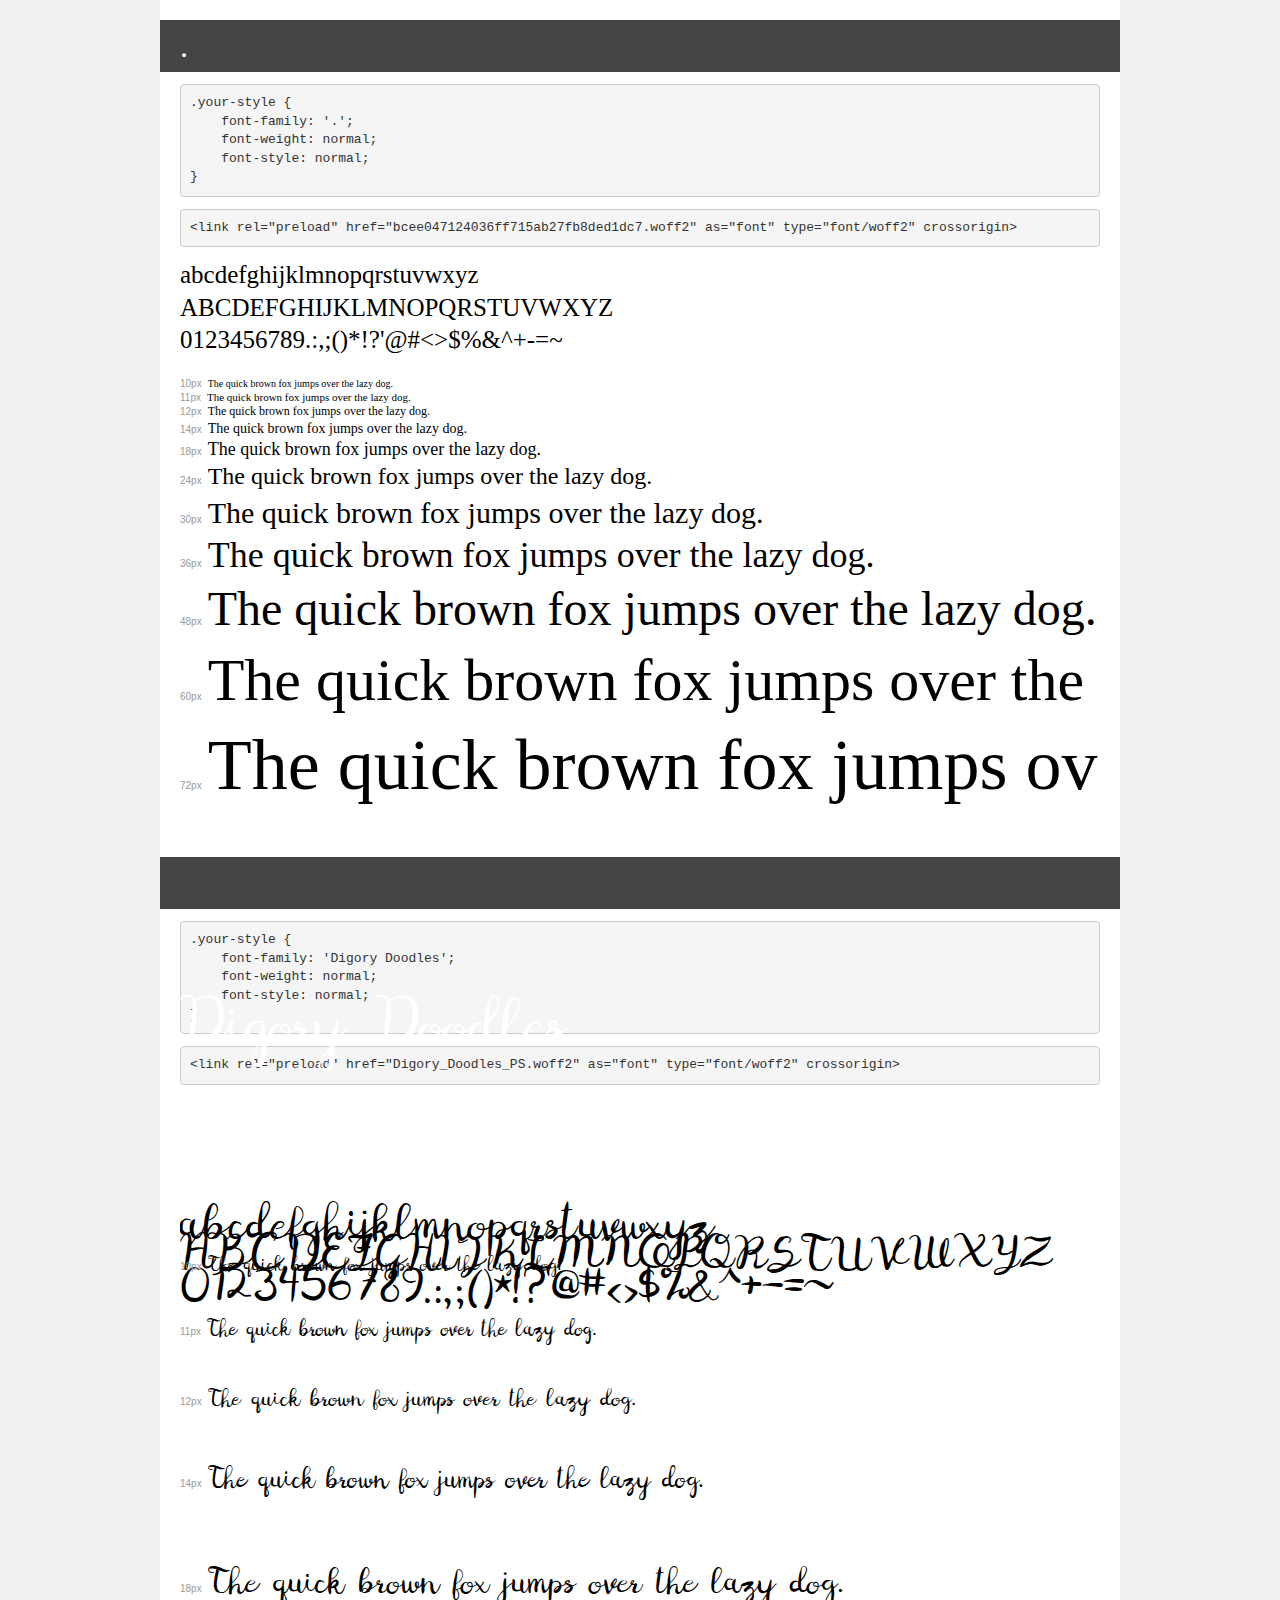
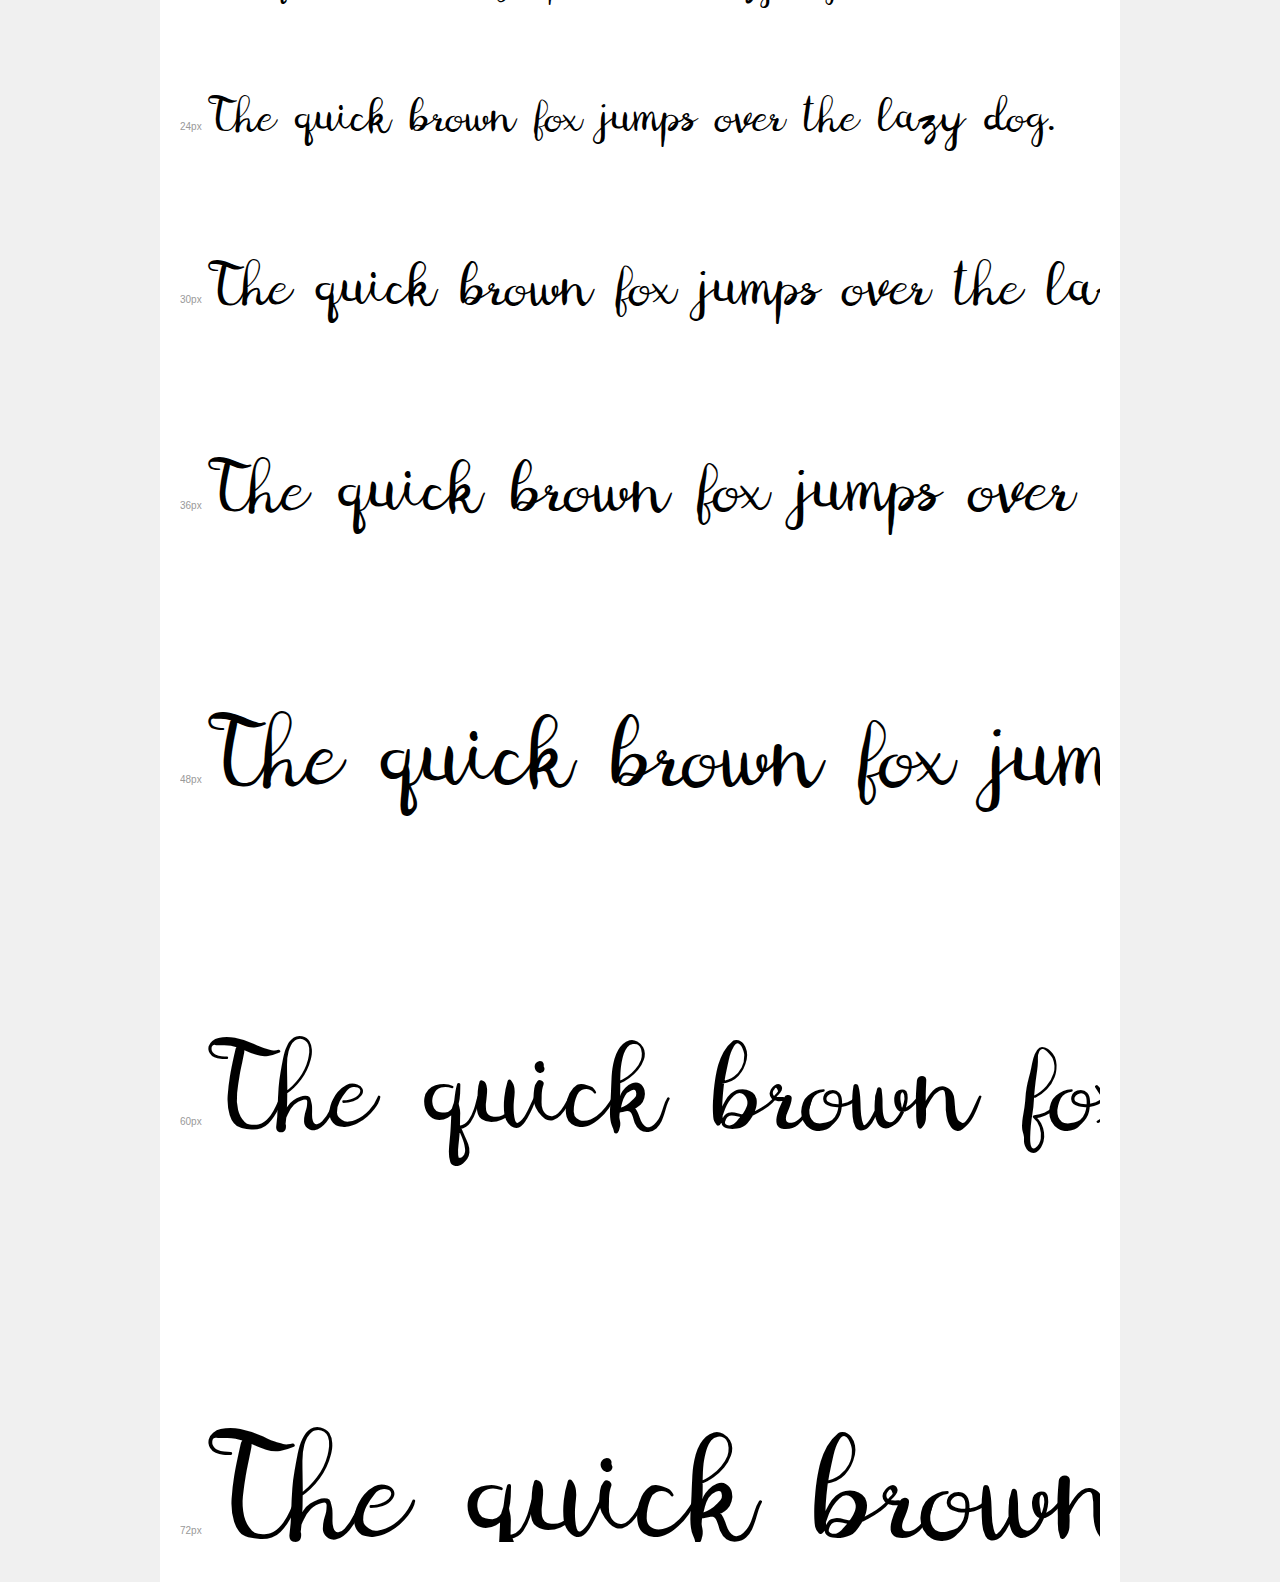
<file: Balloontrain.github.io/CSS/demo.html>
<!DOCTYPE html>
<html lang="en">
<head>
    <meta charset="utf-8">
    <meta http-equiv="X-UA-Compatible" content="IE=edge">
    <meta name="viewport" content="width=device-width, initial-scale=1">
    <meta name="robots" content="noindex, noarchive">
    <meta name="format-detection" content="telephone=no">
    <title>Transfonter demo</title>
    <link href="stylesheet.css" rel="stylesheet">
    <style>
        /*
        http://meyerweb.com/eric/tools/css/reset/
        v2.0 | 20110126
        License: none (public domain)
        */
        html, body, div, span, applet, object, iframe,
        h1, h2, h3, h4, h5, h6, p, blockquote, pre,
        a, abbr, acronym, address, big, cite, code,
        del, dfn, em, img, ins, kbd, q, s, samp,
        small, strike, strong, sub, sup, tt, var,
        b, u, i, center,
        dl, dt, dd, ol, ul, li,
        fieldset, form, label, legend,
        table, caption, tbody, tfoot, thead, tr, th, td,
        article, aside, canvas, details, embed,
        figure, figcaption, footer, header, hgroup,
        menu, nav, output, ruby, section, summary,
        time, mark, audio, video {
            margin: 0;
            padding: 0;
            border: 0;
            font-size: 100%;
            font: inherit;
            vertical-align: baseline;
        }
        /* HTML5 display-role reset for older browsers */
        article, aside, details, figcaption, figure,
        footer, header, hgroup, menu, nav, section {
            display: block;
        }
        body {
            line-height: 1;
        }
        ol, ul {
            list-style: none;
        }
        blockquote, q {
            quotes: none;
        }
        blockquote:before, blockquote:after,
        q:before, q:after {
            content: '';
            content: none;
        }
        table {
            border-collapse: collapse;
            border-spacing: 0;
        }
        /* demo styles */
        body {
            background: #f0f0f0;
            color: #000;
        }
        .page {
            background: #fff;
            width: 920px;
            margin: 0 auto;
            padding: 20px 20px 0 20px;
            overflow: hidden;
        }
        .font-container {
            overflow-x: auto;
            overflow-y: hidden;
            margin-bottom: 40px;
            line-height: 1.3;
            white-space: nowrap;
            padding-bottom: 5px;
        }
        h1 {
            position: relative;
            background: #444;
            font-size: 32px;
            color: #fff;
            padding: 10px 20px;
            margin: 0 -20px 12px -20px;
        }
        .letters {
            font-size: 25px;
            margin-bottom: 20px;
        }
        .s10:before {
            content: '10px';
        }
        .s11:before {
            content: '11px';
        }
        .s12:before {
            content: '12px';
        }
        .s14:before {
            content: '14px';
        }
        .s18:before {
            content: '18px';
        }
        .s24:before {
            content: '24px';
        }
        .s30:before {
            content: '30px';
        }
        .s36:before {
            content: '36px';
        }
        .s48:before {
            content: '48px';
        }
        .s60:before {
            content: '60px';
        }
        .s72:before {
            content: '72px';
        }
        .s10:before, .s11:before, .s12:before, .s14:before,
        .s18:before, .s24:before, .s30:before, .s36:before,
        .s48:before, .s60:before, .s72:before {
            font-family: Arial, sans-serif;
            font-size: 10px;
            font-weight: normal;
            font-style: normal;
            color: #999;
            padding-right: 6px;
        }
        pre {
            display: block;
            padding: 9px;
            margin: 0 0 12px;
            font-family: Monaco, Menlo, Consolas, "Courier New", monospace;
            font-size: 13px;
            line-height: 1.428571429;
            color: #333;
            font-weight: normal;
            font-style: normal;
            background-color: #f5f5f5;
            border: 1px solid #ccc;
            overflow-x: auto;
            border-radius: 4px;
        }
        /* responsive */
        @media (max-width: 959px) {
            .page {
                width: auto;
                margin: 0;
            }
        }
    </style>
</head>
<body>
<div class="page">
    <div class="demo">
        <h1 style="font-family: '.'; font-weight: normal; font-style: normal;">.</h1>
        <pre title="Usage">.your-style {
    font-family: '.';
    font-weight: normal;
    font-style: normal;
}</pre>
        <pre title="Preload (optional)">
&lt;link rel=&quot;preload&quot; href=&quot;bcee047124036ff715ab27fb8ded1dc7.woff2&quot; as=&quot;font&quot; type=&quot;font/woff2&quot; crossorigin&gt;</pre>
        <div class="font-container" style="font-family: '.'; font-weight: normal; font-style: normal;">
            <p class="letters">
                abcdefghijklmnopqrstuvwxyz<br>
ABCDEFGHIJKLMNOPQRSTUVWXYZ<br>
                0123456789.:,;()*!?'@#&lt;&gt;$%&^+-=~
            </p>
            <p class="s10" style="font-size: 10px;">The quick brown fox jumps over the lazy dog.</p>
            <p class="s11" style="font-size: 11px;">The quick brown fox jumps over the lazy dog.</p>
            <p class="s12" style="font-size: 12px;">The quick brown fox jumps over the lazy dog.</p>
            <p class="s14" style="font-size: 14px;">The quick brown fox jumps over the lazy dog.</p>
            <p class="s18" style="font-size: 18px;">The quick brown fox jumps over the lazy dog.</p>
            <p class="s24" style="font-size: 24px;">The quick brown fox jumps over the lazy dog.</p>
            <p class="s30" style="font-size: 30px;">The quick brown fox jumps over the lazy dog.</p>
            <p class="s36" style="font-size: 36px;">The quick brown fox jumps over the lazy dog.</p>
            <p class="s48" style="font-size: 48px;">The quick brown fox jumps over the lazy dog.</p>
            <p class="s60" style="font-size: 60px;">The quick brown fox jumps over the lazy dog.</p>
            <p class="s72" style="font-size: 72px;">The quick brown fox jumps over the lazy dog.</p>
        </div>
    </div>

    <div class="demo">
        <h1 style="font-family: 'Digory Doodles'; font-weight: normal; font-style: normal;">Digory Doodles</h1>
        <pre title="Usage">.your-style {
    font-family: 'Digory Doodles';
    font-weight: normal;
    font-style: normal;
}</pre>
        <pre title="Preload (optional)">
&lt;link rel=&quot;preload&quot; href=&quot;Digory_Doodles_PS.woff2&quot; as=&quot;font&quot; type=&quot;font/woff2&quot; crossorigin&gt;</pre>
        <div class="font-container" style="font-family: 'Digory Doodles'; font-weight: normal; font-style: normal;">
            <p class="letters">
                abcdefghijklmnopqrstuvwxyz<br>
ABCDEFGHIJKLMNOPQRSTUVWXYZ<br>
                0123456789.:,;()*!?'@#&lt;&gt;$%&^+-=~
            </p>
            <p class="s10" style="font-size: 10px;">The quick brown fox jumps over the lazy dog.</p>
            <p class="s11" style="font-size: 11px;">The quick brown fox jumps over the lazy dog.</p>
            <p class="s12" style="font-size: 12px;">The quick brown fox jumps over the lazy dog.</p>
            <p class="s14" style="font-size: 14px;">The quick brown fox jumps over the lazy dog.</p>
            <p class="s18" style="font-size: 18px;">The quick brown fox jumps over the lazy dog.</p>
            <p class="s24" style="font-size: 24px;">The quick brown fox jumps over the lazy dog.</p>
            <p class="s30" style="font-size: 30px;">The quick brown fox jumps over the lazy dog.</p>
            <p class="s36" style="font-size: 36px;">The quick brown fox jumps over the lazy dog.</p>
            <p class="s48" style="font-size: 48px;">The quick brown fox jumps over the lazy dog.</p>
            <p class="s60" style="font-size: 60px;">The quick brown fox jumps over the lazy dog.</p>
            <p class="s72" style="font-size: 72px;">The quick brown fox jumps over the lazy dog.</p>
        </div>
    </div>

</div>
</body>
</html>
</file>
<file: stylesheet.css>
@font-face {
    font-family: 'Digory Doodles';
    src: url('/Digory_Doodles_PS.eot');
    src: url('/Digory_Doodles_PS.eot?#iefix') format('embedded-opentype'),
        url('/Digory_Doodles_PS.woff2') format('woff2'),
        url('/Digory_Doodles_PS.woff') format('woff'),
        url('/Digory_Doodles_PS.ttf') format('truetype'),
        url('/Digory_Doodles_PS.svg#Digory_Doodles_PS') format('svg');
    font-weight: normal;
    font-style: normal;
    font-display: swap;
}
</file>
<file: mystyle.css>
html,body,h3,h5,h6 {
    font-family: 'Josefin Sans', sans-serif;
    color: #5C1D06;
}
h2 {
    font-family: 'Digory Doodles', sans-serif; 
    font-size: 2em;
    color: #C68335;
}

h1 {
    font-family: 'Digory Doodles', sans-serif; 
    color: #C68335;
}

p {
    font-family: 'Josefin Sans', sans-serif;
    font-size: larger;
}

Body {
    background-color: #F5F3E7;
    text-align: center;
    
}

div { 
    text-align: center; 
}

ul { 
    display: inline-block; 
    text-align: left; 
    font-size: larger;
}

#space {
    align-items:stretch;
}

#Digory2 {
    font-family: 'Digory Doodles', sans-serif;
}

#wideLogo {
    align-content: center;
}

#logo  {
    max-height: 100px;
  }

h4 {
    color: #5C1D06;
    font-family: 'Digory Doodles', sans-serif;
    font-size: small;
    
} 
.w3-top {
    background-color: #CCD4BF;
}

.w3-sidebar {
    background-color: #E7CBA9;
    max-width: 150px;
    color: #5C1D06
}

footer {
    background-color: #F5EFDC;
}
.w3-container-2 {
    background-color: #CCD8D4;
}

/* Contact Us Page Only */
contact {
    margin: 0;
    padding: 0;
    box-sizing: border-box;
    -webkit-box-sizing: border-box;
    -moz-box-sizing: border-box;
    -webkit-font-smoothing: antialiased;
    -moz-font-smoothing: antialiased;
    -o-font-smoothing: antialiased;
    text-rendering: optimizeLegibility;
  }
  
  .container {
    width: 100%;
    margin: 0 auto;
    position: relative;
  }
  
  #contact input[type="text"],
  #contact input[type="email"],
  #contact input[type="tel"],
  #contact textarea,
  #contact button[type="submit"] {
    font: 400 12px/16px "Josefin Sans", Helvetica, Arial, sans-serif;
  }
  
  #contact {
    background: #F5F3E7;
    padding: 25px;
    margin: 10px 0;
    box-shadow: 0 0 20px 0 rgba(0, 0, 0, 0.2), 0 5px 5px 0 rgba(0, 0, 0, 0.24);
  }
  
  #contact h3 {
    display: block;
    font-size: 30px;
    font-weight: 300;
    margin-bottom: 10px;
  }
  
  #contact h4 {
    margin: 5px 0 15px;
    display: block;
    font-size: 13px;
    font-weight: 400;
  }
  
  fieldset {
    border: medium none !important;
    margin: 0 0 10px;
    min-width: 100%;
    padding: 0;
    width: 100%;
  }
  
  #contact input[type="text"],
  #contact input[type="email"],
  #contact input[type="tel"],
  #contact input[type="url"],
  #contact textarea {
    width: 100%;
    border: 1px solid #ccc;
    background: #FFF;
    margin: 0 0 5px;
    padding: 10px;
  }
  
  #contact input[type="text"]:hover,
  #contact input[type="email"]:hover,
  #contact input[type="tel"]:hover,
  #contact input[type="url"]:hover,
  #contact textarea:hover {
    -webkit-transition: border-color 0.3s ease-in-out;
    -moz-transition: border-color 0.3s ease-in-out;
    transition: border-color 0.3s ease-in-out;
    border: 1px solid #aaa;
  }
  
  #contact textarea {
    height: 100px;
    max-width: 100%;
    resize: none;
  }
  
  #contact button[type="submit"] {
    cursor: pointer;
    width: 100%;
    border: none;
    background: #9dac84;
    color: #FFF;
    margin: 0 0 5px;
    padding: 10px;
    font-size: 15px;
  }
  
  #contact button[type="submit"]:hover {
    background: #43A047;
    -webkit-transition: background 0.3s ease-in-out;
    -moz-transition: background 0.3s ease-in-out;
    transition: background-color 0.3s ease-in-out;
  }
  
  #contact button[type="submit"]:active {
    box-shadow: inset 0 1px 3px rgba(0, 0, 0, 0.5);
  }
  
  .copyright {
    text-align: center;
    font-size: xx-small;
  }
  
  #contact input:focus,
  #contact textarea:focus {
    outline: 0;
    border: 1px solid #aaa;
  }
  
  ::-webkit-input-placeholder {
    color: #888;
  }
  
  :-moz-placeholder {
    color: #888;
  }
  
  ::-moz-placeholder {
    color: #888;
  }
  
  :-ms-input-placeholder {
    color: #888;
  }
</file>
<file: homepage.css>
.btn-secondary,
.btn-secondary:hover,
.btn-secondary:focus {
  color: #333;
  text-shadow: none; 
  /* Prevent inheritance from `body` */
}
body {
    text-shadow: 0 .05rem .1rem #E7CBA9;
    color: #272016; 
    background-color: #F5F3E7 ;
    font-family: "Josefin Sans", Arial, Helvetica, sans-serif;
    height: 100%;
}


h1 {
  display: block;
  font-size: 2em;
  margin-block-start: 0.67em;
  margin-block-end: 0.67em;
  margin-inline-start: 0px;
  margin-inline-end: 0px;
  font-weight: bold;
}

.cover-container {
  max-width: 42em;
}
/*
 * Header
 */
.nav-masthead .nav-link {
  font-weight: 700;
  color: #5c1d06;
  background-color: transparent;
  border-bottom: .25rem solid transparent;
  font-family: "Josefin Sans", Arial, Helvetica, sans-serif;
}
.nav-masthead .nav-link:hover,
.nav-masthead .nav-link:focus {
  border-bottom-color: rgba(255, 255, 255, .25);
}
.nav-masthead .nav-link + .nav-link {
  margin-left: 3rem;
}
.nav-masthead .active {
  color: #c68335;
  border-bottom-color: #fff;
}
</file>
<file: Balloontrain.github.io/CSS/stylesheet.css>
@font-face {
    font-family: 'Digory Doodles';
    src: url('bcee047124036ff715ab27fb8ded1dc7.eot');
    src: url('bcee047124036ff715ab27fb8ded1dc7.eot?#iefix') format('embedded-opentype'),
        url('bcee047124036ff715ab27fb8ded1dc7.woff2') format('woff2'),
        url('bcee047124036ff715ab27fb8ded1dc7.woff') format('woff'),
        url('bcee047124036ff715ab27fb8ded1dc7.ttf') format('truetype'),
        url('bcee047124036ff715ab27fb8ded1dc7.svg#.') format('svg');
    font-weight: normal;
    font-style: normal;
    font-display: swap;
}

@font-face {
    font-family: 'Digory Doodles';
    src: url('Digory_Doodles_PS.eot');
    src: url('Digory_Doodles_PS.eot?#iefix') format('embedded-opentype'),
        url('Digory_Doodles_PS.woff2') format('woff2'),
        url('Digory_Doodles_PS.woff') format('woff'),
        url('Digory_Doodles_PS.ttf') format('truetype'),
        url('Digory_Doodles_PS.svg#Digory_Doodles_PS') format('svg');
    font-weight: normal;
    font-style: normal;
    font-display: swap;
}
</file>
